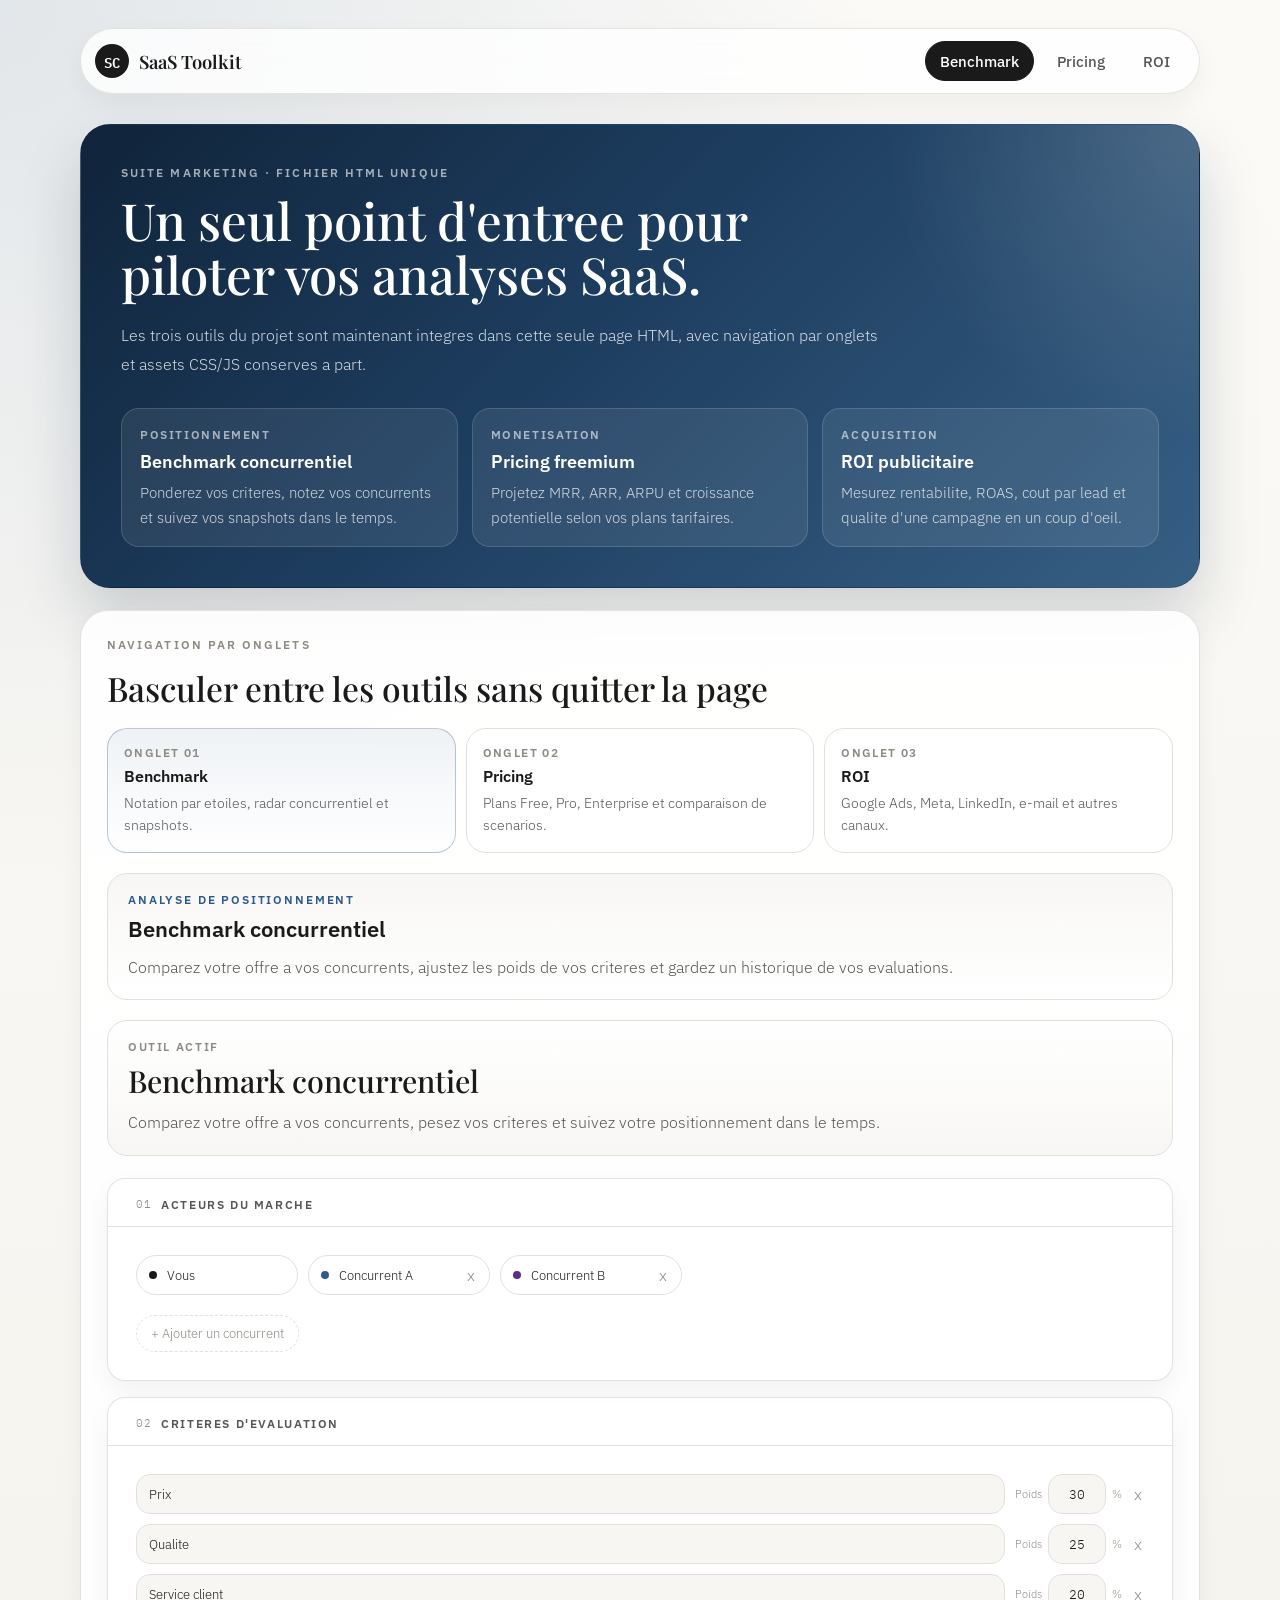
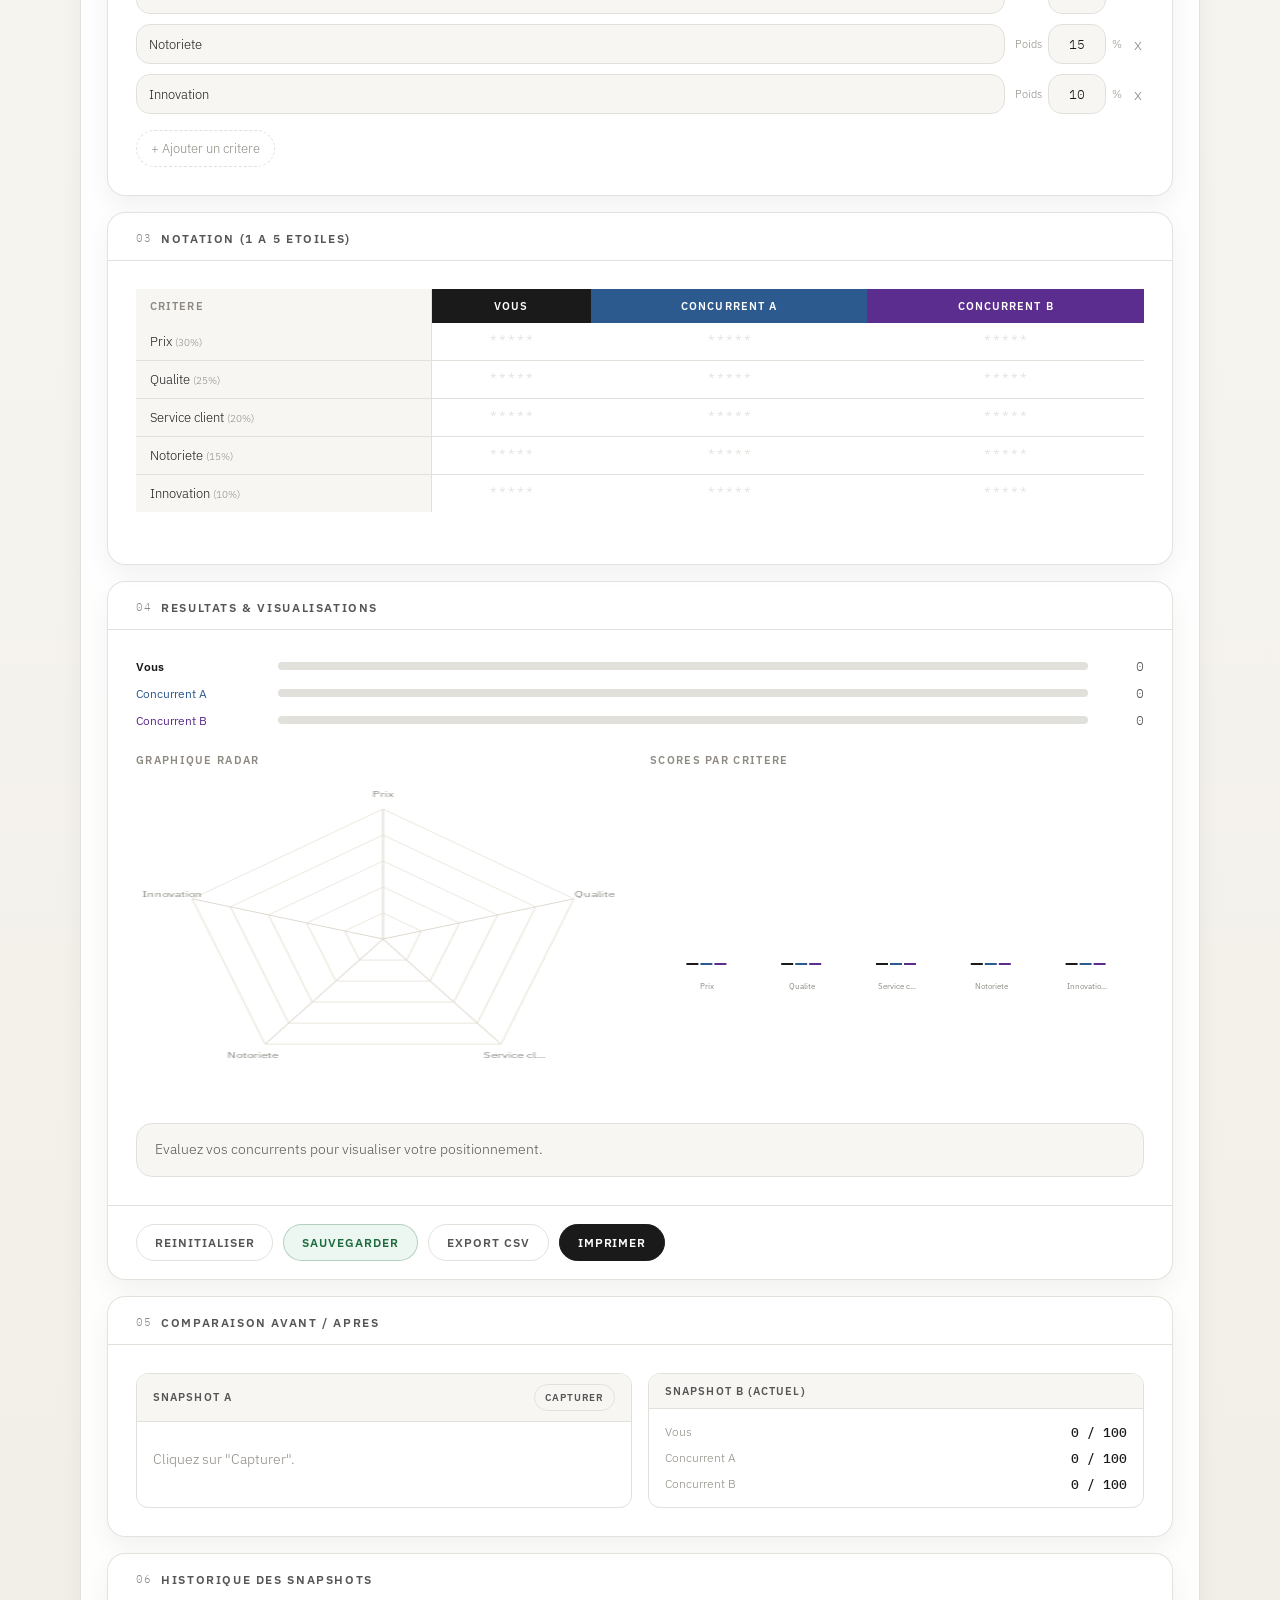
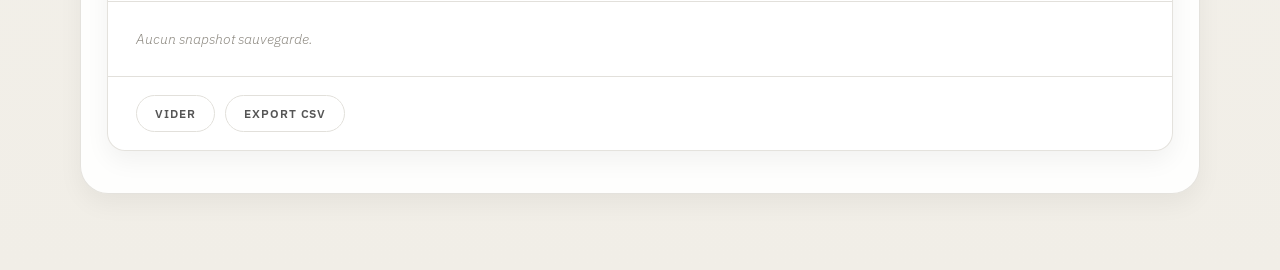
<file: index.html>
<!DOCTYPE html>
<html lang="fr">
<head>
  <meta charset="UTF-8" />
  <meta name="viewport" content="width=device-width, initial-scale=1.0" />
  <title>SaaS Toolkit Marketing</title>
  <meta
    name="description"
    content="Page unique pour le benchmark concurrentiel, le pricing freemium et le ROI publicitaire."
  />
  <link rel="icon" href="assets/favicon.svg" type="image/svg+xml" />
  <link rel="stylesheet" href="assets/css/common.css" />
  <link rel="stylesheet" href="assets/css/index.css" />
  <link rel="stylesheet" href="assets/css/benchmark-concurrentiel.css" />
  <link rel="stylesheet" href="assets/css/pricing-freemium.css" />
  <link rel="stylesheet" href="assets/css/roi-publicitaire.css" />
</head>
<body class="home-page">
  <main class="shell">
    <nav class="topbar" aria-label="Navigation principale">
      <a class="brand" href="index.html">
        <span class="brand-mark">SC</span>  
        <span>SaaS Toolkit</span>
      </a>
      <div class="tabs-nav" role="tablist" aria-label="Outils principaux">
        <button class="tab-link active" type="button" data-tool-tab="benchmark" aria-selected="true">Benchmark</button>
        <button class="tab-link" type="button" data-tool-tab="pricing" aria-selected="false">Pricing</button>
        <button class="tab-link" type="button" data-tool-tab="roi" aria-selected="false">ROI</button>
      </div>
    </nav>

    <section class="hero-card">
      <p class="eyebrow">Suite marketing · fichier HTML unique</p>
      <h1 class="page-title">Un seul point d'entree pour piloter vos analyses SaaS.</h1>
      <p class="hero-copy">
        Les trois outils du projet sont maintenant integres dans cette seule page HTML, avec navigation par onglets et assets CSS/JS conserves a part.
      </p>
      <div class="hero-meta">
        <article class="meta-card">
          <p class="meta-card-label">Positionnement</p>
          <h2 class="meta-card-title">Benchmark concurrentiel</h2>
          <p class="meta-card-text">Ponderez vos criteres, notez vos concurrents et suivez vos snapshots dans le temps.</p>
        </article>
        <article class="meta-card">
          <p class="meta-card-label">Monetisation</p>
          <h2 class="meta-card-title">Pricing freemium</h2>
          <p class="meta-card-text">Projetez MRR, ARR, ARPU et croissance potentielle selon vos plans tarifaires.</p>
        </article>
        <article class="meta-card">
          <p class="meta-card-label">Acquisition</p>
          <h2 class="meta-card-title">ROI publicitaire</h2>
          <p class="meta-card-text">Mesurez rentabilite, ROAS, cout par lead et qualite d'une campagne en un coup d'oeil.</p>
        </article>
      </div>
    </section>

    <section class="portal-card">
      <div class="portal-header">
        <div>
          <p class="eyebrow">Navigation par onglets</p>
          <h2 class="portal-heading">Basculer entre les outils sans quitter la page</h2>
        </div>
      </div>

      <div class="portal-tabs" role="tablist" aria-label="Outils disponibles">
        <button
          class="portal-tab is-active"
          type="button"
          aria-selected="true"
          data-tool-tab="benchmark"
          data-kicker="Analyse de positionnement"
          data-title="Benchmark concurrentiel"
          data-summary="Comparez votre offre a vos concurrents, ajustez les poids de vos criteres et gardez un historique de vos evaluations."
        >
          <span class="portal-tab-label">Onglet 01</span>
          <span class="portal-tab-title">Benchmark</span>
          <span class="portal-tab-text">Notation par etoiles, radar concurrentiel et snapshots.</span>
        </button>
        <button
          class="portal-tab"
          type="button"
          aria-selected="false"
          data-tool-tab="pricing"
          data-kicker="Projection de revenus"
          data-title="Simulateur de pricing freemium"
          data-summary="Modelisez vos plans, vos taux de conversion et votre trajectoire de MRR sur 12 mois."
        >
          <span class="portal-tab-label">Onglet 02</span>
          <span class="portal-tab-title">Pricing</span>
          <span class="portal-tab-text">Plans Free, Pro, Enterprise et comparaison de scenarios.</span>
        </button>
        <button
          class="portal-tab"
          type="button"
          aria-selected="false"
          data-tool-tab="roi"
          data-kicker="Analyse d'acquisition"
          data-title="Calculateur de ROI publicitaire"
          data-summary="Mesurez ROI, ROAS, cout par lead et benchmark de performance par canal."
        >
          <span class="portal-tab-label">Onglet 03</span>
          <span class="portal-tab-title">ROI</span>
          <span class="portal-tab-text">Google Ads, Meta, LinkedIn, e-mail et autres canaux.</span>
        </button>
      </div>

      <div class="portal-summary" aria-live="polite">
        <p class="portal-summary-kicker" id="portal-summary-kicker">Analyse de positionnement</p>
        <h3 class="portal-summary-title" id="portal-summary-title">Benchmark concurrentiel</h3>
        <p class="portal-summary-text" id="portal-summary-text">
          Comparez votre offre a vos concurrents, ajustez les poids de vos criteres et gardez un historique de vos evaluations.
        </p>
      </div>

      <div class="tool-panels">
        <div class="tool-panel" data-tool-panel="benchmark">
          <div class="tool-stage-header">
            <p class="tool-stage-label">Outil actif</p>
            <h3 class="tool-stage-title">Benchmark concurrentiel</h3>
            <p class="tool-stage-text">Comparez votre offre a vos concurrents, pesez vos criteres et suivez votre positionnement dans le temps.</p>
          </div>

          <div class="benchmark-tool" data-tool-root="benchmark">
            <section>
              <div class="sec-head">
                <div class="sec-head-l">
                  <span class="sec-num">01</span>
                  <span class="sec-title">Acteurs du marche</span>
                </div>
              </div>
              <div class="sec-body">
                <div class="comp-row" data-el="comp-row"></div>
                <button class="btn-add" data-el="add-comp-btn" type="button">+ Ajouter un concurrent</button>
              </div>
            </section>

            <section>
              <div class="sec-head">
                <div class="sec-head-l">
                  <span class="sec-num">02</span>
                  <span class="sec-title">Criteres d'evaluation</span>
                </div>
              </div>
              <div class="sec-body">
                <div class="crit-list" data-el="crit-list"></div>
                <button class="btn-add" data-el="add-crit-btn" type="button">+ Ajouter un critere</button>
              </div>
            </section>

            <section>
              <div class="sec-head">
                <div class="sec-head-l">
                  <span class="sec-num">03</span>
                  <span class="sec-title">Notation (1 a 5 etoiles)</span>
                </div>
              </div>
              <div class="sec-body">
                <div class="matrix-wrap">
                  <table>
                    <thead data-el="mthead"></thead>
                    <tbody data-el="mtbody"></tbody>
                  </table>
                </div>
              </div>
            </section>

            <section>
              <div class="sec-head">
                <div class="sec-head-l">
                  <span class="sec-num">04</span>
                  <span class="sec-title">Resultats & visualisations</span>
                </div>
              </div>
              <div class="sec-body">
                <div class="hbar-list" data-el="hbar-list"></div>
                <div class="chart-grid chart-grid-spaced">
                  <div>
                    <div class="chart-title">Graphique radar</div>
                    <canvas data-el="chart-radar" aria-label="Graphique radar du benchmark"></canvas>
                  </div>
                  <div>
                    <div class="chart-title">Scores par critere</div>
                    <canvas data-el="chart-crit" aria-label="Graphique des scores par critere"></canvas>
                  </div>
                </div>
                <div class="insight" data-el="insight">Evaluez vos concurrents pour visualiser votre positionnement.</div>
              </div>
              <div class="actions">
                <button class="btn" data-el="reset-btn" type="button">Reinitialiser</button>
                <button class="btn btn-save" data-el="save-btn" type="button">Sauvegarder</button>
                <button class="btn" data-el="export-btn" type="button">Export CSV</button>
                <button class="btn btn-primary" data-el="print-btn" type="button">Imprimer</button>
              </div>
            </section>

            <section>
              <div class="sec-head">
                <div class="sec-head-l">
                  <span class="sec-num">05</span>
                  <span class="sec-title">Comparaison avant / apres</span>
                </div>
              </div>
              <div class="sec-body">
                <div class="compare-grid">
                  <div class="compare-col">
                    <div class="compare-col-head">
                      <span>Snapshot A</span>
                      <button class="btn btn-sm" data-el="set-ref-btn" type="button">Capturer</button>
                    </div>
                    <div class="compare-col-body" data-el="ref-body">
                      <p class="muted-note">Cliquez sur "Capturer".</p>
                    </div>
                  </div>
                  <div class="compare-col">
                    <div class="compare-col-head">
                      <span>Snapshot B (actuel)</span>
                    </div>
                    <div class="compare-col-body" data-el="cur-body">
                      <p class="muted-note">Renseignez les notations.</p>
                    </div>
                  </div>
                </div>
              </div>
            </section>

            <section>
              <div class="sec-head">
                <div class="sec-head-l">
                  <span class="sec-num">06</span>
                  <span class="sec-title">Historique des snapshots</span>
                </div>
              </div>
              <div class="sec-body">
                <div data-el="hist-wrap">
                  <p class="hist-empty">Aucun snapshot sauvegarde.</p>
                </div>
              </div>
              <div class="actions">
                <button class="btn" data-el="clear-hist-btn" type="button">Vider</button>
                <button class="btn" data-el="export-hist-btn" type="button">Export CSV</button>
              </div>
            </section>
          </div>
        </div>

        <div class="tool-panel" data-tool-panel="pricing" hidden>
          <div class="tool-stage-header">
            <p class="tool-stage-label">Outil actif</p>
            <h3 class="tool-stage-title">Simulateur de pricing freemium</h3>
            <p class="tool-stage-text">Projetez vos revenus recurrents selon la repartition de vos utilisateurs, vos conversions et vos plans tarifaires.</p>
          </div>

          <div class="pricing-tool" data-tool-root="pricing">
            <section>
              <div class="sec-head">
                <div class="sec-head-l">
                  <span class="sec-num">01</span>
                  <span class="sec-title">Base d'utilisateurs</span>
                </div>
              </div>
              <div class="sec-body">
                <div class="global-fields">
                  <div class="field">
                    <label for="pf-total">Utilisateurs totaux</label>
                    <div class="input-wrap">
                      <input type="number" id="pf-total" data-el="total" value="10000" min="0" />
                      <span class="unit">#</span>
                    </div>
                  </div>
                  <div class="field">
                    <label for="pf-growth">Croissance / mois</label>
                    <div class="input-wrap">
                      <input type="number" id="pf-growth" data-el="growth" value="5" min="0" max="100" />
                      <span class="unit">%</span>
                    </div>
                  </div>
                  <div class="field">
                    <label for="pf-churn">Churn / mois</label>
                    <div class="input-wrap">
                      <input type="number" id="pf-churn" data-el="churn" value="3" min="0" max="100" />
                      <span class="unit">%</span>
                    </div>
                  </div>
                </div>
              </div>
            </section>

            <section>
              <div class="sec-head">
                <div class="sec-head-l">
                  <span class="sec-num">02</span>
                  <span class="sec-title">Formules tarifaires</span>
                </div>
              </div>
              <div class="sec-body">
                <div class="plans-grid">
                  <div class="plan-card">
                    <div class="plan-header a">
                      <input class="plan-name-input" id="pf-name-a" data-el="name-a" type="text" value="Free" />
                    </div>
                    <div class="plan-body">
                      <div>
                        <div class="plan-label">Prix / mois</div>
                        <div class="input-wrap">
                          <input class="plan-input" type="number" id="pf-price-a" data-el="price-a" value="0" min="0" step="1" />
                          <span class="unit">€</span>
                        </div>
                      </div>
                      <div>
                        <div class="plan-label">Taux de conversion</div>
                        <div class="input-wrap">
                          <input class="plan-input" type="number" id="pf-conv-a" data-el="conv-a" value="70" min="0" max="100" />
                          <span class="unit">%</span>
                        </div>
                      </div>
                    </div>
                  </div>

                  <div class="plan-card">
                    <div class="plan-header b">
                      <input class="plan-name-input" id="pf-name-b" data-el="name-b" type="text" value="Pro" />
                    </div>
                    <div class="plan-body">
                      <div>
                        <div class="plan-label">Prix / mois</div>
                        <div class="input-wrap">
                          <input class="plan-input" type="number" id="pf-price-b" data-el="price-b" value="29" min="0" step="1" />
                          <span class="unit">€</span>
                        </div>
                      </div>
                      <div>
                        <div class="plan-label">Taux de conversion</div>
                        <div class="input-wrap">
                          <input class="plan-input" type="number" id="pf-conv-b" data-el="conv-b" value="22" min="0" max="100" />
                          <span class="unit">%</span>
                        </div>
                      </div>
                    </div>
                  </div>

                  <div class="plan-card">
                    <div class="plan-header c">
                      <input class="plan-name-input" id="pf-name-c" data-el="name-c" type="text" value="Enterprise" />
                    </div>
                    <div class="plan-body">
                      <div>
                        <div class="plan-label">Prix / mois</div>
                        <div class="input-wrap">
                          <input class="plan-input" type="number" id="pf-price-c" data-el="price-c" value="99" min="0" step="1" />
                          <span class="unit">€</span>
                        </div>
                      </div>
                      <div>
                        <div class="plan-label">Taux de conversion</div>
                        <div class="input-wrap">
                          <input class="plan-input" type="number" id="pf-conv-c" data-el="conv-c" value="8" min="0" max="100" />
                          <span class="unit">%</span>
                        </div>
                      </div>
                    </div>
                  </div>
                </div>
              </div>
            </section>

            <section>
              <div class="sec-head">
                <div class="sec-head-l">
                  <span class="sec-num">03</span>
                  <span class="sec-title">Projections mensuelles</span>
                </div>
              </div>
              <div class="sec-body">
                <div class="results-grid">
                  <div class="result-plan">
                    <div class="result-plan-head a" data-el="rn-a">Free</div>
                    <div class="result-plan-body">
                      <div class="rrow"><span class="rrow-label">Utilisateurs</span><span class="rrow-val" data-el="ru-a">-</span></div>
                      <div class="rrow"><span class="rrow-label">MRR</span><span class="rrow-val" data-el="rm-a">-</span></div>
                      <div class="rrow"><span class="rrow-label">ARR</span><span class="rrow-val" data-el="ra-a">-</span></div>
                    </div>
                  </div>
                  <div class="result-plan">
                    <div class="result-plan-head b" data-el="rn-b">Pro</div>
                    <div class="result-plan-body">
                      <div class="rrow"><span class="rrow-label">Utilisateurs</span><span class="rrow-val" data-el="ru-b">-</span></div>
                      <div class="rrow"><span class="rrow-label">MRR</span><span class="rrow-val" data-el="rm-b">-</span></div>
                      <div class="rrow"><span class="rrow-label">ARR</span><span class="rrow-val" data-el="ra-b">-</span></div>
                    </div>
                  </div>
                  <div class="result-plan">
                    <div class="result-plan-head c" data-el="rn-c">Enterprise</div>
                    <div class="result-plan-body">
                      <div class="rrow"><span class="rrow-label">Utilisateurs</span><span class="rrow-val" data-el="ru-c">-</span></div>
                      <div class="rrow"><span class="rrow-label">MRR</span><span class="rrow-val" data-el="rm-c">-</span></div>
                      <div class="rrow"><span class="rrow-label">ARR</span><span class="rrow-val" data-el="ra-c">-</span></div>
                    </div>
                  </div>
                </div>

                <div class="total-bar">
                  <div class="total-item"><div class="total-label">MRR total</div><div class="total-val hl" data-el="t-mrr">-</div></div>
                  <div class="total-item"><div class="total-label">ARR total</div><div class="total-val" data-el="t-arr">-</div></div>
                  <div class="total-item"><div class="total-label">Payants</div><div class="total-val" data-el="t-pay">-</div></div>
                  <div class="total-item"><div class="total-label">ARPU</div><div class="total-val" data-el="t-arpu">-</div></div>
                </div>

                <div class="chart-wrap">
                  <div class="chart-title">MRR par plan & projection 12 mois</div>
                  <canvas data-el="chart-bars" aria-label="Repartition du MRR par plan"></canvas>
                  <div class="chart-stack-gap">
                    <div class="chart-title">Projection MRR sur 12 mois</div>
                    <canvas data-el="chart-line" aria-label="Projection du MRR sur 12 mois"></canvas>
                  </div>
                </div>
              </div>
              <div class="actions">
                <button class="btn" data-el="reset-btn" type="button">Reinitialiser</button>
                <button class="btn btn-save" data-el="save-btn" type="button">Sauvegarder</button>
                <button class="btn" data-el="export-btn" type="button">Export CSV</button>
                <button class="btn btn-primary" data-el="print-btn" type="button">Imprimer</button>
              </div>
            </section>

            <section>
              <div class="sec-head">
                <div class="sec-head-l">
                  <span class="sec-num">04</span>
                  <span class="sec-title">Comparaison avant / apres</span>
                </div>
              </div>
              <div class="sec-body">
                <div class="compare-grid">
                  <div class="compare-col">
                    <div class="compare-col-head">
                      <span>Scenario A</span>
                      <button class="btn btn-sm" data-el="set-ref-btn" type="button">Definir</button>
                    </div>
                    <div class="compare-col-body" data-el="ref-body">
                      <p class="muted-note">Cliquez sur "Definir".</p>
                    </div>
                  </div>
                  <div class="compare-col">
                    <div class="compare-col-head">
                      <span>Scenario B (actuel)</span>
                    </div>
                    <div class="compare-col-body" data-el="cur-body">
                      <p class="muted-note">Renseignez les parametres.</p>
                    </div>
                  </div>
                </div>
              </div>
            </section>

            <section>
              <div class="sec-head">
                <div class="sec-head-l">
                  <span class="sec-num">05</span>
                  <span class="sec-title">Historique des scenarios</span>
                </div>
              </div>
              <div class="sec-body">
                <div data-el="hist-wrap">
                  <p class="hist-empty">Aucun scenario sauvegarde.</p>
                </div>
              </div>
              <div class="actions">
                <button class="btn" data-el="clear-hist-btn" type="button">Vider</button>
                <button class="btn" data-el="export-hist-btn" type="button">Export CSV</button>
              </div>
            </section>
          </div>
        </div>

        <div class="tool-panel" data-tool-panel="roi" hidden>
          <div class="tool-stage-header">
            <p class="tool-stage-label">Outil actif</p>
            <h3 class="tool-stage-title">Calculateur de ROI publicitaire</h3>
            <p class="tool-stage-text">Mesurez rapidement la rentabilite d'une campagne, comparez-la a vos references et identifiez les leviers prioritaires.</p>
          </div>

          <div class="roi-tool" data-tool-root="roi">
            <section>
              <div class="sec-head">
                <div class="sec-head-l">
                  <span class="sec-num">01</span>
                  <span class="sec-title">Campagne</span>
                </div>
              </div>
              <div class="sec-body">
                <div class="chips">
                  <button class="chip active" type="button" data-canal="Google Ads">Google Ads</button>
                  <button class="chip" type="button" data-canal="Facebook / Instagram">Facebook / Instagram</button>
                  <button class="chip" type="button" data-canal="LinkedIn">LinkedIn</button>
                  <button class="chip" type="button" data-canal="Email">E-mail</button>
                  <button class="chip" type="button" data-canal="Autre">Autre</button>
                </div>
                <div class="fields">
                  <div class="field">
                    <label for="roi-budget">Budget investi</label>
                    <div class="input-wrap">
                      <input type="number" id="roi-budget" data-el="budget" min="0" step="10" placeholder="0" />
                      <span class="unit">€</span>
                    </div>
                  </div>
                  <div class="field">
                    <label for="roi-revenus">Revenus generes</label>
                    <div class="input-wrap">
                      <input type="number" id="roi-revenus" data-el="revenus" min="0" step="10" placeholder="0" />
                      <span class="unit">€</span>
                    </div>
                  </div>
                  <div class="field">
                    <label for="roi-leads">Nombre de leads</label>
                    <div class="input-wrap">
                      <input type="number" id="roi-leads" data-el="leads" min="0" step="1" placeholder="0" />
                      <span class="unit">#</span>
                    </div>
                  </div>
                  <div class="field">
                    <label for="roi-clics">Clics</label>
                    <div class="input-wrap">
                      <input type="number" id="roi-clics" data-el="clics" min="0" step="1" placeholder="0" />
                      <span class="unit">#</span>
                    </div>
                  </div>
                </div>
              </div>
            </section>

            <section>
              <div class="sec-head">
                <div class="sec-head-l">
                  <span class="sec-num">02</span>
                  <span class="sec-title">Resultats</span>
                </div>
              </div>
              <div class="sec-body">
                <div class="kpi-strip">
                  <div class="kpi primary">
                    <div class="kpi-label">ROI</div>
                    <div class="kpi-value" data-el="r-roi">-</div>
                    <div class="kpi-delta" data-el="d-roi"></div>
                  </div>
                  <div class="kpi">
                    <div class="kpi-label">ROAS</div>
                    <div class="kpi-value" data-el="r-roas">-</div>
                    <div class="kpi-delta" data-el="d-roas"></div>
                  </div>
                  <div class="kpi">
                    <div class="kpi-label">Cout / lead</div>
                    <div class="kpi-value" data-el="r-cpl">-</div>
                    <div class="kpi-delta" data-el="d-cpl"></div>
                  </div>
                  <div class="kpi">
                    <div class="kpi-label">Taux conv.</div>
                    <div class="kpi-value" data-el="r-conv">-</div>
                    <div class="kpi-delta" data-el="d-conv"></div>
                  </div>
                </div>

                <div class="score-wrap">
                  <div class="score-header">
                    <span class="score-label">Score de rentabilite</span>
                    <span class="score-num" data-el="score-num">-</span>
                  </div>
                  <div class="score-track"><div class="score-fill" data-el="score-fill"></div></div>
                  <div class="score-ticks"><span>Deficitaire</span><span>Neutre</span><span>Rentable</span><span>Excellent</span></div>
                </div>

                <div class="chart-wrap">
                  <div class="chart-title">Budget · Revenus · Benefice</div>
                  <canvas data-el="chart-main" aria-label="Comparaison budget, revenus et benefice"></canvas>
                </div>
              </div>
            </section>

            <section>
              <div class="sec-head">
                <div class="sec-head-l">
                  <span class="sec-num">03</span>
                  <span class="sec-title">Analyse</span>
                </div>
              </div>
              <div class="sec-body">
                <div class="analyse" data-el="analyse">
                  <span class="analyse-icon">-</span>
                  <span>Renseignez votre budget et vos revenus pour obtenir une analyse.</span>
                </div>
              </div>
              <div class="actions">
                <button class="btn" data-el="reset-btn" type="button">Reinitialiser</button>
                <button class="btn btn-save" data-el="save-btn" type="button">Sauvegarder</button>
                <button class="btn" data-el="export-btn" type="button">Export CSV</button>
                <button class="btn btn-primary" data-el="print-btn" type="button">Imprimer</button>
              </div>
            </section>

            <section>
              <div class="sec-head">
                <div class="sec-head-l">
                  <span class="sec-num">04</span>
                  <span class="sec-title">Comparaison avant / apres</span>
                </div>
              </div>
              <div class="sec-body">
                <div class="compare-grid">
                  <div class="compare-col">
                    <div class="compare-col-head">
                      <span>Reference (A)</span>
                      <button class="btn btn-sm" data-el="set-ref-btn" type="button">Definir</button>
                    </div>
                    <div class="compare-col-body" data-el="ref-body">
                      <p class="muted-note">Cliquez sur "Definir" pour capturer la campagne actuelle.</p>
                    </div>
                  </div>
                  <div class="compare-col">
                    <div class="compare-col-head">
                      <span>Actuelle (B)</span>
                    </div>
                    <div class="compare-col-body" data-el="cur-body">
                      <p class="muted-note">Renseignez les parametres ci-dessus.</p>
                    </div>
                  </div>
                </div>
              </div>
            </section>

            <section>
              <div class="sec-head">
                <div class="sec-head-l">
                  <span class="sec-num">05</span>
                  <span class="sec-title">Historique</span>
                </div>
              </div>
              <div class="sec-body">
                <div data-el="hist-wrap">
                  <p class="hist-empty">Aucune campagne sauvegardee.</p>
                </div>
              </div>
              <div class="actions">
                <button class="btn" data-el="clear-hist-btn" type="button">Vider</button>
                <button class="btn" data-el="export-hist-btn" type="button">Export CSV</button>
              </div>
            </section>
          </div>
        </div>
      </div>
    </section>
  </main>

  <script src="assets/js/shared-layout.js" defer></script>
  <script src="assets/js/benchmark-concurrentiel.js" defer></script>
  <script src="assets/js/pricing-freemium.js" defer></script>
  <script src="assets/js/roi-publicitaire.js" defer></script>
  <script src="assets/js/index.js" defer></script>
</body>
</html>
</file>
<file: assets/css/common.css>
@import url("https://fonts.googleapis.com/css2?family=Playfair+Display:wght@500;600&family=IBM+Plex+Sans:wght@300;400;500;600&family=IBM+Plex+Mono:wght@400;500&display=swap");

*,
*::before,
*::after {
  box-sizing: border-box;
}

:root {
  --bg: #f7f6f3;
  --bg-soft: #efebe3;
  --surface: #ffffff;
  --surface-soft: rgba(255, 255, 255, 0.86);
  --ink: #1a1a1a;
  --ink-mid: #555555;
  --ink-light: #8e8a82;
  --border: #e2e0db;
  --good: #1d6b3e;
  --good-bg: #edf7f1;
  --warn: #8a5e00;
  --warn-bg: #fdf6e3;
  --bad: #8b1c1c;
  --bad-bg: #fdf0f0;
  --accent: #2d5a8e;
  --accent-soft: rgba(45, 90, 142, 0.08);
  --shadow: 0 22px 44px rgba(26, 26, 26, 0.08);
  --shadow-soft: 0 10px 24px rgba(26, 26, 26, 0.05);
  --radius-lg: 24px;
  --radius-md: 18px;
  --radius-sm: 12px;
}

html {
  scroll-behavior: smooth;
}

body {
  margin: 0;
  min-height: 100vh;
  color: var(--ink);
  font-family: "IBM Plex Sans", sans-serif;
  font-weight: 300;
  background:
    radial-gradient(circle at top left, rgba(45, 90, 142, 0.12), transparent 24%),
    linear-gradient(180deg, #fbfaf7 0%, #f1eee7 100%);
}

body.home-page {
  padding: 28px 20px 60px;
}

body.tool-page {
  padding: 28px 20px 72px;
}

a {
  color: inherit;
  text-decoration: none;
}

button,
input {
  font: inherit;
}

.shell,
.container {
  width: min(100%, 1120px);
  margin: 0 auto;
}

.container {
  max-width: 980px;
}

.topbar {
  display: flex;
  align-items: center;
  justify-content: space-between;
  gap: 18px;
  flex-wrap: wrap;
  margin-bottom: 30px;
  padding: 12px 14px;
  border: 1px solid rgba(226, 224, 219, 0.9);
  border-radius: 999px;
  background: rgba(255, 255, 255, 0.8);
  backdrop-filter: blur(14px);
  box-shadow: var(--shadow-soft);
}

.brand {
  display: inline-flex;
  align-items: center;
  gap: 10px;
  font-family: "Playfair Display", serif;
  font-size: 1.15rem;
  font-weight: 600;
}

.brand-mark {
  display: inline-flex;
  align-items: center;
  justify-content: center;
  width: 34px;
  height: 34px;
  border-radius: 50%;
  background: var(--ink);
  color: #ffffff;
  font-family: "IBM Plex Mono", monospace;
  font-size: 0.85rem;
}

.tabs-nav {
  display: flex;
  align-items: center;
  gap: 8px;
  flex-wrap: wrap;
}

.tab-link {
  display: inline-flex;
  align-items: center;
  justify-content: center;
  padding: 9px 14px;
  border: 1px solid transparent;
  border-radius: 999px;
  background: transparent;
  color: var(--ink-mid);
  cursor: pointer;
  font-size: 0.95rem;
  font-weight: 500;
  transition: transform 0.15s ease, border-color 0.15s ease, background-color 0.15s ease, color 0.15s ease;
}

.tab-link:hover {
  border-color: var(--border);
  color: var(--ink);
  transform: translateY(-1px);
}

.tab-link.active,
.tab-link[aria-current="page"] {
  border-color: var(--ink);
  background: var(--ink);
  color: #ffffff;
}

.page-header {
  margin-bottom: 34px;
  animation: rise 0.5s ease both;
}

.eyebrow {
  margin: 0 0 14px;
  color: var(--ink-light);
  font-size: 0.72rem;
  font-weight: 600;
  letter-spacing: 0.18em;
  text-transform: uppercase;
}

.page-title {
  margin: 0;
  font-family: "Playfair Display", serif;
  font-size: clamp(2.1rem, 5vw, 3.2rem);
  font-weight: 500;
  line-height: 1.05;
}

.lead {
  max-width: 720px;
  margin: 16px 0 0;
  color: var(--ink-mid);
  font-size: 1rem;
  line-height: 1.7;
}

.header-line {
  width: 54px;
  height: 3px;
  margin-top: 22px;
  border-radius: 999px;
  background: linear-gradient(90deg, var(--ink), var(--accent));
}

section {
  overflow: hidden;
  margin-bottom: 16px;
  border: 1px solid rgba(226, 224, 219, 0.92);
  border-radius: var(--radius-md);
  background: var(--surface-soft);
  box-shadow: var(--shadow-soft);
  animation: rise 0.45s ease both;
}

.sec-head {
  display: flex;
  align-items: center;
  justify-content: space-between;
  gap: 14px;
  padding: 18px 28px 14px;
  border-bottom: 1px solid var(--border);
}

.sec-head-l {
  display: flex;
  align-items: center;
  gap: 10px;
}

.sec-num {
  color: var(--ink-light);
  font-family: "IBM Plex Mono", monospace;
  font-size: 0.68rem;
  letter-spacing: 0.05em;
}

.sec-title {
  color: var(--ink-mid);
  font-size: 0.72rem;
  font-weight: 600;
  letter-spacing: 0.14em;
  text-transform: uppercase;
}

.sec-body {
  padding: 28px;
}

.chart-title {
  margin-bottom: 12px;
  color: var(--ink-light);
  font-size: 0.68rem;
  font-weight: 600;
  letter-spacing: 0.12em;
  text-transform: uppercase;
}

canvas {
  display: block;
  width: 100% !important;
}

.compare-grid {
  display: grid;
  grid-template-columns: repeat(2, minmax(0, 1fr));
  gap: 16px;
}

.compare-col {
  overflow: hidden;
  border: 1px solid var(--border);
  border-radius: var(--radius-sm);
  background: #ffffff;
}

.compare-col-head {
  display: flex;
  align-items: center;
  justify-content: space-between;
  gap: 8px;
  padding: 10px 16px;
  border-bottom: 1px solid var(--border);
  background: var(--bg);
  color: var(--ink-mid);
  font-size: 0.68rem;
  font-weight: 600;
  letter-spacing: 0.1em;
  text-transform: uppercase;
}

.compare-col-body {
  display: flex;
  flex-direction: column;
  gap: 8px;
  padding: 14px 16px;
}

.crow,
.compare-row {
  display: flex;
  align-items: center;
  justify-content: space-between;
  gap: 12px;
}

.crow-label,
.compare-row-label {
  color: var(--ink-light);
  font-size: 0.72rem;
}

.crow-val,
.compare-row-val {
  font-family: "IBM Plex Mono", monospace;
  font-size: 0.83rem;
  font-weight: 500;
}

.badge {
  margin-left: 6px;
  padding: 2px 6px;
  border-radius: 999px;
  font-size: 0.62rem;
  font-weight: 600;
}

.badge.up {
  background: var(--good-bg);
  color: var(--good);
}

.badge.dn {
  background: var(--bad-bg);
  color: var(--bad);
}

.badge.flat {
  background: var(--bg);
  color: var(--ink-light);
}

.hist-empty {
  margin: 0;
  color: var(--ink-light);
  font-size: 0.88rem;
  font-style: italic;
}

.hist-list {
  display: flex;
  flex-direction: column;
  gap: 8px;
}

.hist-item {
  display: flex;
  align-items: center;
  gap: 12px;
  flex-wrap: wrap;
  padding: 12px 16px;
  border: 1px solid var(--border);
  border-radius: var(--radius-sm);
  background: #ffffff;
  transition: border-color 0.15s ease, transform 0.15s ease;
}

.hist-item[data-clickable="true"] {
  cursor: pointer;
}

.hist-item[data-clickable="true"]:hover {
  border-color: var(--ink);
  transform: translateY(-1px);
}

.hist-kpis {
  display: flex;
  flex: 1;
  gap: 16px;
  flex-wrap: wrap;
}

.hist-kpi-label {
  color: var(--ink-light);
  font-size: 0.58rem;
  letter-spacing: 0.08em;
  text-transform: uppercase;
}

.hist-kpi-val {
  font-family: "IBM Plex Mono", monospace;
  font-size: 0.82rem;
  font-weight: 500;
}

.hist-del {
  padding: 0 4px;
  border: 0;
  background: transparent;
  color: var(--ink-light);
  cursor: pointer;
  font-size: 1rem;
}

.hist-del:hover {
  color: var(--bad);
}

.actions {
  display: flex;
  gap: 10px;
  flex-wrap: wrap;
  padding: 18px 28px;
  border-top: 1px solid var(--border);
}

.btn {
  display: inline-flex;
  align-items: center;
  justify-content: center;
  gap: 8px;
  padding: 10px 18px;
  border: 1px solid var(--border);
  border-radius: 999px;
  background: transparent;
  color: var(--ink-mid);
  cursor: pointer;
  font-size: 0.75rem;
  font-weight: 600;
  letter-spacing: 0.08em;
  text-transform: uppercase;
  transition: transform 0.15s ease, border-color 0.15s ease, background-color 0.15s ease, color 0.15s ease;
}

.btn:hover {
  border-color: var(--ink);
  color: var(--ink);
  transform: translateY(-1px);
}

.btn-sm {
  padding: 6px 10px;
  font-size: 0.64rem;
}

.btn-primary {
  border-color: var(--ink);
  background: var(--ink);
  color: #ffffff;
}

.btn-primary:hover {
  border-color: var(--ink);
  background: #333333;
  color: #ffffff;
}

.btn-save {
  border-color: rgba(29, 107, 62, 0.28);
  background: var(--good-bg);
  color: var(--good);
}

.btn-save:hover {
  border-color: var(--good);
  background: var(--good);
  color: #ffffff;
}

.btn-add {
  padding: 9px 14px;
  border: 1px dashed var(--border);
  border-radius: 999px;
  background: transparent;
  color: var(--ink-light);
  cursor: pointer;
  font-size: 0.8rem;
  transition: transform 0.15s ease, border-color 0.15s ease, color 0.15s ease;
}

.btn-add:hover {
  border-color: var(--ink);
  color: var(--ink);
  transform: translateY(-1px);
}

.muted-note {
  color: var(--ink-light);
  font-size: 0.88rem;
}

.sr-only {
  position: absolute;
  width: 1px;
  height: 1px;
  padding: 0;
  margin: -1px;
  overflow: hidden;
  clip: rect(0, 0, 0, 0);
  white-space: nowrap;
  border: 0;
}

@keyframes rise {
  from {
    opacity: 0;
    transform: translateY(12px);
  }

  to {
    opacity: 1;
    transform: translateY(0);
  }
}

@media (max-width: 760px) {
  .topbar {
    align-items: stretch;
    border-radius: 28px;
  }

  .brand {
    justify-content: center;
  }

  .tabs-nav {
    justify-content: center;
  }

  .sec-head,
  .sec-body,
  .actions {
    padding-left: 18px;
    padding-right: 18px;
  }

  .portal-tab {
    min-height: auto;
    padding: 14px;
  }

  .actions {
    justify-content: stretch;
  }

  .actions .btn {
    flex: 1 1 100%;
    min-width: 0;
  }
}

@media (max-width: 680px) {
  .hero-card,
  .portal-card {
    padding: 18px;
  }

  .portal-header {
    align-items: flex-start;
    flex-direction: column;
  }

  .sec-head {
    flex-direction: column;
    align-items: flex-start;
  }

  .benchmark-tool .comp-row,
  .benchmark-tool .crit-row,
  .benchmark-tool .hbar-row,
  .crow,
  .compare-row,
  .hist-item {
    flex-wrap: wrap;
    align-items: flex-start;
  }

  .benchmark-tool .comp-tag input,
  .benchmark-tool .crit-name,
  .benchmark-tool .hbar-name,
  .roi-tool .hist-canal,
  .roi-tool .hist-date {
    min-width: 0;
  }
}

@media (max-width: 560px) {
  body.home-page,
  body.tool-page {
    padding-left: 14px;
    padding-right: 14px;
  }

  .topbar,
  .portal-header,
  .hero-card,
  .portal-card,
  .tool-stage-header,
  section,
  .sec-head,
  .sec-body,
  .actions {
    padding-left: 14px;
    padding-right: 14px;
  }

  .portal-tabs,
  .hero-meta,
  .compare-grid,
  .benchmark-tool .chart-grid,
  .pricing-tool .global-fields,
  .pricing-tool .plans-grid,
  .pricing-tool .results-grid,
  .roi-tool .fields,
  .roi-tool .kpi-strip {
    grid-template-columns: 1fr;
  }

  .tab-link,
  .btn,
  .portal-tab {
    width: 100%;
  }

  .portal-tab {
    min-height: auto;
    padding: 14px;
  }
}

@media print {
  body {
    padding: 0;
    background: #ffffff;
  }

  .topbar,
  .portal-tabs,
  .portal-controls {
    display: none !important;
  }

  section {
    box-shadow: none;
    background: #ffffff;
  }
}
</file>
<file: assets/css/index.css>
.hero-card {
  overflow: hidden;
  margin-bottom: 22px;
  padding: 40px;
  border: 1px solid rgba(16, 36, 58, 0.15);
  border-radius: 30px;
  background:
    radial-gradient(circle at top right, rgba(255, 255, 255, 0.16), transparent 26%),
    linear-gradient(135deg, #10243a 0%, #1d3d5f 44%, #365f84 100%);
  color: #ffffff;
  box-shadow: 0 30px 60px rgba(16, 36, 58, 0.18);
}

.hero-card .eyebrow {
  color: rgba(255, 255, 255, 0.62);
}

.hero-card .page-title {
  max-width: 760px;
}

.hero-copy {
  max-width: 760px;
  margin-top: 18px;
  color: rgba(255, 255, 255, 0.82);
  font-size: 1.02rem;
  line-height: 1.8;
}

.hero-meta {
  display: grid;
  grid-template-columns: repeat(3, minmax(0, 1fr));
  gap: 14px;
  margin-top: 30px;
}

.meta-card {
  padding: 18px 18px 16px;
  border: 1px solid rgba(255, 255, 255, 0.14);
  border-radius: 18px;
  background: rgba(255, 255, 255, 0.08);
}

.meta-card-label {
  margin: 0 0 8px;
  color: rgba(255, 255, 255, 0.6);
  font-size: 0.72rem;
  font-weight: 600;
  letter-spacing: 0.14em;
  text-transform: uppercase;
}

.meta-card-title {
  margin: 0 0 8px;
  font-size: 1.12rem;
  font-weight: 600;
}

.meta-card-text {
  margin: 0;
  color: rgba(255, 255, 255, 0.78);
  font-size: 0.92rem;
  line-height: 1.65;
}

.portal-card {
  padding: 26px;
  border-radius: 28px;
  background: rgba(255, 255, 255, 0.9);
}

.portal-header {
  display: flex;
  align-items: end;
  justify-content: space-between;
  gap: 18px;
  margin-bottom: 18px;
}

.portal-heading {
  margin: 0;
  font-family: "Playfair Display", serif;
  font-size: clamp(1.6rem, 4vw, 2.1rem);
  font-weight: 500;
}

.portal-tabs {
  display: grid;
  grid-template-columns: repeat(3, minmax(0, 1fr));
  gap: 10px;
  margin-bottom: 20px;
}

.portal-tab {
  display: flex;
  flex-direction: column;
  align-items: start;
  gap: 6px;
  min-height: 104px;
  padding: 16px;
  border: 1px solid var(--border);
  border-radius: 20px;
  background: #ffffff;
  color: var(--ink);
  cursor: pointer;
  text-align: left;
  transition: transform 0.15s ease, border-color 0.15s ease, box-shadow 0.15s ease, background-color 0.15s ease;
}

.portal-tab:hover {
  border-color: rgba(45, 90, 142, 0.28);
  transform: translateY(-2px);
  box-shadow: var(--shadow-soft);
}

.portal-tab.is-active {
  border-color: rgba(45, 90, 142, 0.32);
  background: linear-gradient(180deg, rgba(45, 90, 142, 0.08) 0%, rgba(255, 255, 255, 0.96) 100%);
}

.portal-tab-label {
  color: var(--ink-light);
  font-size: 0.72rem;
  font-weight: 600;
  letter-spacing: 0.12em;
  text-transform: uppercase;
}

.portal-tab-title {
  font-size: 1rem;
  font-weight: 600;
}

.portal-tab-text {
  color: var(--ink-mid);
  font-size: 0.9rem;
  line-height: 1.55;
}

.portal-summary {
  margin-bottom: 20px;
  padding: 18px 20px;
  border: 1px solid var(--border);
  border-radius: 20px;
  background: linear-gradient(180deg, rgba(247, 246, 243, 0.9), rgba(255, 255, 255, 0.94));
}

.portal-summary-kicker {
  margin: 0 0 8px;
  color: var(--accent);
  font-size: 0.72rem;
  font-weight: 600;
  letter-spacing: 0.16em;
  text-transform: uppercase;
}

.portal-summary-title {
  margin: 0;
  font-size: 1.35rem;
  font-weight: 600;
}

.portal-summary-text {
  margin: 10px 0 0;
  color: var(--ink-mid);
  line-height: 1.75;
}

.tool-panels {
  position: relative;
}

.tool-panel[hidden] {
  display: none !important;
}

.tool-stage-header {
  margin-bottom: 22px;
  padding: 18px 20px;
  border: 1px solid var(--border);
  border-radius: 20px;
  background: linear-gradient(180deg, rgba(255, 255, 255, 0.95), rgba(247, 246, 243, 0.9));
}

.tool-stage-label {
  margin: 0 0 6px;
  color: var(--ink-light);
  font-size: 0.72rem;
  font-weight: 600;
  letter-spacing: 0.14em;
  text-transform: uppercase;
}

.tool-stage-title {
  margin: 0 0 8px;
  font-family: "Playfair Display", serif;
  font-size: clamp(1.4rem, 3vw, 1.9rem);
  font-weight: 500;
}

.tool-stage-text {
  margin: 0;
  color: var(--ink-mid);
  line-height: 1.7;
}

@media (max-width: 900px) {
  .hero-meta,
  .portal-tabs {
    grid-template-columns: 1fr;
  }
}

@media (max-width: 680px) {
  .hero-card,
  .portal-card {
    padding: 22px;
  }

  .portal-header {
    align-items: start;
    flex-direction: column;
  }
}
</file>
<file: assets/css/benchmark-concurrentiel.css>
.benchmark-tool .comp-row {
  display: flex;
  flex-wrap: wrap;
  gap: 10px;
  margin-bottom: 20px;
}

.benchmark-tool .comp-tag {
  display: flex;
  align-items: center;
  gap: 8px;
  padding: 9px 12px;
  border: 1px solid var(--border);
  border-radius: 999px;
  background: #ffffff;
}

.benchmark-tool .dot {
  width: 8px;
  height: 8px;
  border-radius: 50%;
  flex-shrink: 0;
}

.benchmark-tool .comp-tag input {
  width: 120px;
  border: 0;
  outline: 0;
  background: transparent;
  color: var(--ink);
  font-size: 0.84rem;
}

.benchmark-tool .rm-btn {
  padding: 0 2px;
  border: 0;
  background: transparent;
  color: var(--ink-light);
  cursor: pointer;
  font-size: 1rem;
}

.benchmark-tool .rm-btn:hover {
  color: var(--bad);
}

.benchmark-tool .crit-list {
  display: flex;
  flex-direction: column;
  gap: 10px;
  margin-bottom: 16px;
}

.benchmark-tool .crit-row {
  display: flex;
  align-items: center;
  gap: 10px;
  flex-wrap: wrap;
}

.benchmark-tool .crit-name {
  flex: 1;
  min-width: 150px;
  padding: 10px 12px;
  border: 1px solid var(--border);
  border-radius: 14px;
  background: var(--bg);
  color: var(--ink);
  font-size: 0.84rem;
  outline: 0;
}

.benchmark-tool .crit-name:focus,
.benchmark-tool .w-input:focus {
  border-color: var(--ink);
}

.benchmark-tool .w-wrap {
  display: flex;
  align-items: center;
  gap: 6px;
}

.benchmark-tool .w-label {
  color: var(--ink-light);
  font-size: 0.68rem;
  white-space: nowrap;
}

.benchmark-tool .w-input {
  width: 58px;
  padding: 10px 8px;
  border: 1px solid var(--border);
  border-radius: 14px;
  background: var(--bg);
  color: var(--ink);
  font-family: "IBM Plex Mono", monospace;
  font-size: 0.84rem;
  text-align: center;
  outline: 0;
  -moz-appearance: textfield;
}

.benchmark-tool .w-input::-webkit-outer-spin-button,
.benchmark-tool .w-input::-webkit-inner-spin-button {
  -webkit-appearance: none;
}

.benchmark-tool .matrix-wrap {
  overflow-x: auto;
  margin-bottom: 24px;
}

.benchmark-tool table {
  width: 100%;
  min-width: 520px;
  border-collapse: collapse;
}

.benchmark-tool thead th {
  padding: 10px 14px;
  color: #ffffff;
  font-size: 0.68rem;
  font-weight: 600;
  letter-spacing: 0.1em;
  text-align: center;
  text-transform: uppercase;
  white-space: nowrap;
}

.benchmark-tool thead th:first-child {
  border-right: 1px solid var(--border);
  background: var(--bg);
  color: var(--ink-light);
  text-align: left;
}

.benchmark-tool tbody tr {
  border-bottom: 1px solid var(--border);
}

.benchmark-tool tbody tr:last-child {
  border-bottom: 0;
}

.benchmark-tool tbody td {
  padding: 10px 14px;
}

.benchmark-tool tbody td:first-child {
  border-right: 1px solid var(--border);
  background: var(--bg);
  color: var(--ink);
  font-size: 0.8rem;
  white-space: nowrap;
}

.benchmark-tool .star-group {
  display: flex;
  justify-content: center;
  gap: 2px;
}

.benchmark-tool .star {
  color: var(--border);
  cursor: pointer;
  font-size: 1rem;
  line-height: 1;
  transition: color 0.1s ease;
}

.benchmark-tool .star.on {
  color: #f5b700;
}

.benchmark-tool .chart-grid {
  display: grid;
  grid-template-columns: repeat(2, minmax(0, 1fr));
  gap: 20px;
}

.benchmark-tool .chart-grid-spaced {
  margin-bottom: 24px;
}

.benchmark-tool .hbar-list {
  display: flex;
  flex-direction: column;
  gap: 10px;
  margin-bottom: 24px;
}

.benchmark-tool .hbar-row {
  display: flex;
  align-items: center;
  gap: 12px;
}

.benchmark-tool .hbar-name {
  width: 130px;
  flex-shrink: 0;
  overflow: hidden;
  color: var(--ink-mid);
  font-size: 0.78rem;
  text-overflow: ellipsis;
  white-space: nowrap;
}

.benchmark-tool .hbar-track {
  flex: 1;
  height: 8px;
  overflow: hidden;
  border-radius: 999px;
  background: var(--border);
}

.benchmark-tool .hbar-fill {
  height: 100%;
  border-radius: 999px;
  transition: width 0.35s ease;
}

.benchmark-tool .hbar-val {
  width: 44px;
  flex-shrink: 0;
  color: var(--ink-mid);
  font-family: "IBM Plex Mono", monospace;
  font-size: 0.8rem;
  text-align: right;
}

.benchmark-tool .insight {
  padding: 14px 18px;
  border: 1px solid var(--border);
  border-radius: 16px;
  background: var(--bg);
  color: var(--ink-mid);
  font-size: 0.88rem;
  line-height: 1.7;
}

.benchmark-tool .hist-date {
  width: 92px;
  flex-shrink: 0;
  color: var(--ink-light);
  font-size: 0.68rem;
  font-weight: 600;
  letter-spacing: 0.08em;
  text-transform: uppercase;
}

.benchmark-tool .empty-table {
  color: var(--ink-light);
  text-align: center;
}

@media (max-width: 680px) {
  .benchmark-tool .chart-grid {
    grid-template-columns: 1fr;
  }
}
</file>
<file: assets/css/pricing-freemium.css>
.pricing-tool label {
  color: var(--ink-light);
  font-size: 0.7rem;
  font-weight: 600;
  letter-spacing: 0.1em;
  text-transform: uppercase;
}

.pricing-tool .field {
  display: flex;
  flex-direction: column;
  gap: 7px;
}

.pricing-tool .global-fields {
  display: grid;
  grid-template-columns: repeat(3, minmax(0, 1fr));
  gap: 20px;
}

.pricing-tool .input-wrap {
  position: relative;
}

.pricing-tool input[type="number"] {
  width: 100%;
  padding: 11px 42px 11px 13px;
  border: 1px solid var(--border);
  border-radius: 14px;
  background: var(--bg);
  color: var(--ink);
  font-family: "IBM Plex Mono", monospace;
  font-size: 1rem;
  outline: 0;
  transition: border-color 0.15s ease;
  -moz-appearance: textfield;
}

.pricing-tool input[type="number"]::-webkit-outer-spin-button,
.pricing-tool input[type="number"]::-webkit-inner-spin-button {
  -webkit-appearance: none;
}

.pricing-tool input[type="number"]:focus,
.pricing-tool input[type="text"]:focus {
  border-color: var(--ink);
}

.pricing-tool .unit {
  position: absolute;
  top: 50%;
  right: 12px;
  transform: translateY(-50%);
  color: var(--ink-light);
  font-family: "IBM Plex Mono", monospace;
  font-size: 0.75rem;
  pointer-events: none;
}

.pricing-tool .plans-grid {
  display: grid;
  grid-template-columns: repeat(3, minmax(0, 1fr));
  gap: 16px;
}

.pricing-tool .plan-card,
.pricing-tool .result-plan {
  overflow: hidden;
  border: 1px solid var(--border);
  border-radius: 16px;
  background: #ffffff;
}

.pricing-tool .plan-header {
  padding: 14px 18px;
}

.pricing-tool .plan-header.a,
.pricing-tool .result-plan-head.a {
  background: #1a1a1a;
}

.pricing-tool .plan-header.b,
.pricing-tool .result-plan-head.b {
  background: #2d5a8e;
}

.pricing-tool .plan-header.c,
.pricing-tool .result-plan-head.c {
  background: #5a2d8e;
}

.pricing-tool .plan-name-input {
  width: 100%;
  border: 0;
  outline: 0;
  background: transparent;
  color: #ffffff;
  font-size: 0.82rem;
  font-weight: 600;
  letter-spacing: 0.05em;
  text-transform: uppercase;
}

.pricing-tool .plan-body {
  display: flex;
  flex-direction: column;
  gap: 12px;
  padding: 16px 18px;
}

.pricing-tool .plan-label {
  margin-bottom: 5px;
  color: var(--ink-light);
  font-size: 0.64rem;
  font-weight: 600;
  letter-spacing: 0.1em;
  text-transform: uppercase;
}

.pricing-tool input.plan-input {
  padding: 9px 38px 9px 12px;
  font-size: 0.95rem;
}

.pricing-tool .results-grid {
  display: grid;
  grid-template-columns: repeat(3, minmax(0, 1fr));
  gap: 16px;
  margin-bottom: 20px;
}

.pricing-tool .result-plan-head {
  padding: 10px 16px;
  color: #ffffff;
  font-size: 0.68rem;
  font-weight: 600;
  letter-spacing: 0.12em;
  text-transform: uppercase;
}

.pricing-tool .result-plan-body {
  padding: 16px;
}

.pricing-tool .rrow {
  display: flex;
  align-items: center;
  justify-content: space-between;
  padding: 5px 0;
  border-bottom: 1px solid var(--border);
}

.pricing-tool .rrow:last-child {
  border-bottom: 0;
}

.pricing-tool .rrow-label {
  color: var(--ink-light);
  font-size: 0.72rem;
}

.pricing-tool .rrow-val {
  font-family: "IBM Plex Mono", monospace;
  font-size: 0.84rem;
  font-weight: 500;
}

.pricing-tool .total-bar {
  display: flex;
  justify-content: space-between;
  gap: 16px;
  flex-wrap: wrap;
  margin-bottom: 20px;
  padding: 20px 24px;
  border-radius: 18px;
  background: var(--ink);
}

.pricing-tool .total-item {
  display: flex;
  flex-direction: column;
  gap: 4px;
}

.pricing-tool .total-label {
  color: rgba(255, 255, 255, 0.45);
  font-size: 0.65rem;
  font-weight: 600;
  letter-spacing: 0.12em;
  text-transform: uppercase;
}

.pricing-tool .total-val {
  color: #ffffff;
  font-family: "IBM Plex Mono", monospace;
  font-size: 1.35rem;
  font-weight: 500;
}

.pricing-tool .total-val.hl {
  color: #a8d5b8;
}

.pricing-tool .chart-wrap {
  margin-bottom: 0;
}

.pricing-tool .chart-stack-gap {
  margin-top: 20px;
}

.pricing-tool .hist-label {
  flex-shrink: 0;
  color: var(--ink-light);
  font-size: 0.68rem;
  font-weight: 600;
  letter-spacing: 0.08em;
  text-transform: uppercase;
}

@media (max-width: 760px) {
  .pricing-tool .global-fields,
  .pricing-tool .plans-grid,
  .pricing-tool .results-grid {
    grid-template-columns: 1fr;
  }
}
</file>
<file: assets/css/roi-publicitaire.css>
.roi-tool label {
  color: var(--ink-light);
  font-size: 0.7rem;
  font-weight: 600;
  letter-spacing: 0.1em;
  text-transform: uppercase;
}

.roi-tool .fields {
  display: grid;
  grid-template-columns: repeat(2, minmax(0, 1fr));
  gap: 20px 24px;
}

.roi-tool .field {
  display: flex;
  flex-direction: column;
  gap: 7px;
}

.roi-tool .input-wrap {
  position: relative;
}

.roi-tool input[type="number"] {
  width: 100%;
  padding: 12px 46px 12px 14px;
  border: 1px solid var(--border);
  border-radius: 14px;
  background: var(--bg);
  color: var(--ink);
  font-family: "IBM Plex Mono", monospace;
  font-size: 1rem;
  outline: 0;
  transition: border-color 0.15s ease, background-color 0.15s ease;
  -moz-appearance: textfield;
}

.roi-tool input[type="number"]::-webkit-outer-spin-button,
.roi-tool input[type="number"]::-webkit-inner-spin-button {
  -webkit-appearance: none;
}

.roi-tool input[type="number"]:focus {
  border-color: var(--ink);
  background: #ffffff;
}

.roi-tool .unit {
  position: absolute;
  top: 50%;
  right: 13px;
  transform: translateY(-50%);
  color: var(--ink-light);
  font-family: "IBM Plex Mono", monospace;
  font-size: 0.75rem;
  pointer-events: none;
}

.roi-tool .chips {
  display: flex;
  gap: 8px;
  flex-wrap: wrap;
  margin-bottom: 24px;
}

.roi-tool .chip {
  padding: 8px 14px;
  border: 1px solid var(--border);
  border-radius: 999px;
  background: transparent;
  color: var(--ink-mid);
  cursor: pointer;
  font-size: 0.8rem;
  transition: transform 0.15s ease, border-color 0.15s ease, background-color 0.15s ease, color 0.15s ease;
}

.roi-tool .chip:hover {
  border-color: var(--ink);
  color: var(--ink);
  transform: translateY(-1px);
}

.roi-tool .chip.active {
  border-color: var(--ink);
  background: var(--ink);
  color: #ffffff;
}

.roi-tool .kpi-strip {
  display: grid;
  grid-template-columns: repeat(4, minmax(0, 1fr));
  gap: 1px;
  overflow: hidden;
  margin-bottom: 20px;
  border: 1px solid var(--border);
  border-radius: 16px;
  background: var(--border);
}

.roi-tool .kpi {
  padding: 18px 16px;
  background: #ffffff;
}

.roi-tool .kpi.primary {
  background: var(--ink);
}

.roi-tool .kpi-label {
  margin-bottom: 8px;
  color: var(--ink-light);
  font-size: 0.65rem;
  font-weight: 600;
  letter-spacing: 0.12em;
  text-transform: uppercase;
}

.roi-tool .kpi.primary .kpi-label {
  color: rgba(255, 255, 255, 0.45);
}

.roi-tool .kpi-value {
  color: var(--ink);
  font-family: "IBM Plex Mono", monospace;
  font-size: 1.25rem;
  font-weight: 500;
}

.roi-tool .kpi.primary .kpi-value {
  color: #ffffff;
}

.roi-tool .kpi-value.good {
  color: var(--good);
}

.roi-tool .kpi-value.warn {
  color: var(--warn);
}

.roi-tool .kpi-value.bad {
  color: var(--bad);
}

.roi-tool .kpi-delta {
  margin-top: 4px;
  font-family: "IBM Plex Mono", monospace;
  font-size: 0.65rem;
}

.roi-tool .kpi-delta.up {
  color: var(--good);
}

.roi-tool .kpi-delta.dn {
  color: var(--bad);
}

.roi-tool .kpi-delta.flat {
  color: var(--ink-light);
}

.roi-tool .score-wrap {
  margin-bottom: 24px;
}

.roi-tool .score-header {
  display: flex;
  align-items: baseline;
  justify-content: space-between;
  margin-bottom: 10px;
}

.roi-tool .score-label {
  color: var(--ink-light);
  font-size: 0.72rem;
  font-weight: 600;
  letter-spacing: 0.1em;
  text-transform: uppercase;
}

.roi-tool .score-num {
  color: var(--ink);
  font-family: "IBM Plex Mono", monospace;
  font-size: 1.75rem;
  font-weight: 500;
}

.roi-tool .score-num.good {
  color: var(--good);
}

.roi-tool .score-num.warn {
  color: var(--warn);
}

.roi-tool .score-num.bad {
  color: var(--bad);
}

.roi-tool .score-track {
  height: 6px;
  overflow: hidden;
  border-radius: 999px;
  background: var(--border);
}

.roi-tool .score-fill {
  width: 0;
  height: 100%;
  border-radius: 999px;
  transition: width 0.4s ease, background-color 0.2s ease;
}

.roi-tool .score-ticks {
  display: flex;
  justify-content: space-between;
  margin-top: 6px;
  color: var(--ink-light);
  font-size: 0.58rem;
}

.roi-tool .analyse {
  display: flex;
  gap: 12px;
  align-items: flex-start;
  padding: 16px 18px;
  border: 1px solid var(--border);
  border-radius: 16px;
  background: var(--bg);
  color: var(--ink-mid);
  font-size: 0.88rem;
  line-height: 1.7;
}

.roi-tool .analyse.good {
  border-color: rgba(29, 107, 62, 0.2);
  background: var(--good-bg);
  color: var(--good);
}

.roi-tool .analyse.warn {
  border-color: rgba(138, 94, 0, 0.2);
  background: var(--warn-bg);
  color: var(--warn);
}

.roi-tool .analyse.bad {
  border-color: rgba(139, 28, 28, 0.2);
  background: var(--bad-bg);
  color: var(--bad);
}

.roi-tool .analyse-icon {
  margin-top: 2px;
  flex-shrink: 0;
  font-size: 0.95rem;
}

.roi-tool .chart-wrap {
  margin-top: 20px;
}

.roi-tool .hist-canal {
  width: 110px;
  flex-shrink: 0;
  color: var(--ink-light);
  font-size: 0.68rem;
  font-weight: 600;
  letter-spacing: 0.1em;
  text-transform: uppercase;
}

.roi-tool .hist-date {
  flex-shrink: 0;
  color: var(--ink-light);
  font-size: 0.68rem;
}

@media (max-width: 760px) {
  .roi-tool .fields,
  .roi-tool .kpi-strip {
    grid-template-columns: 1fr;
  }
}
</file>
